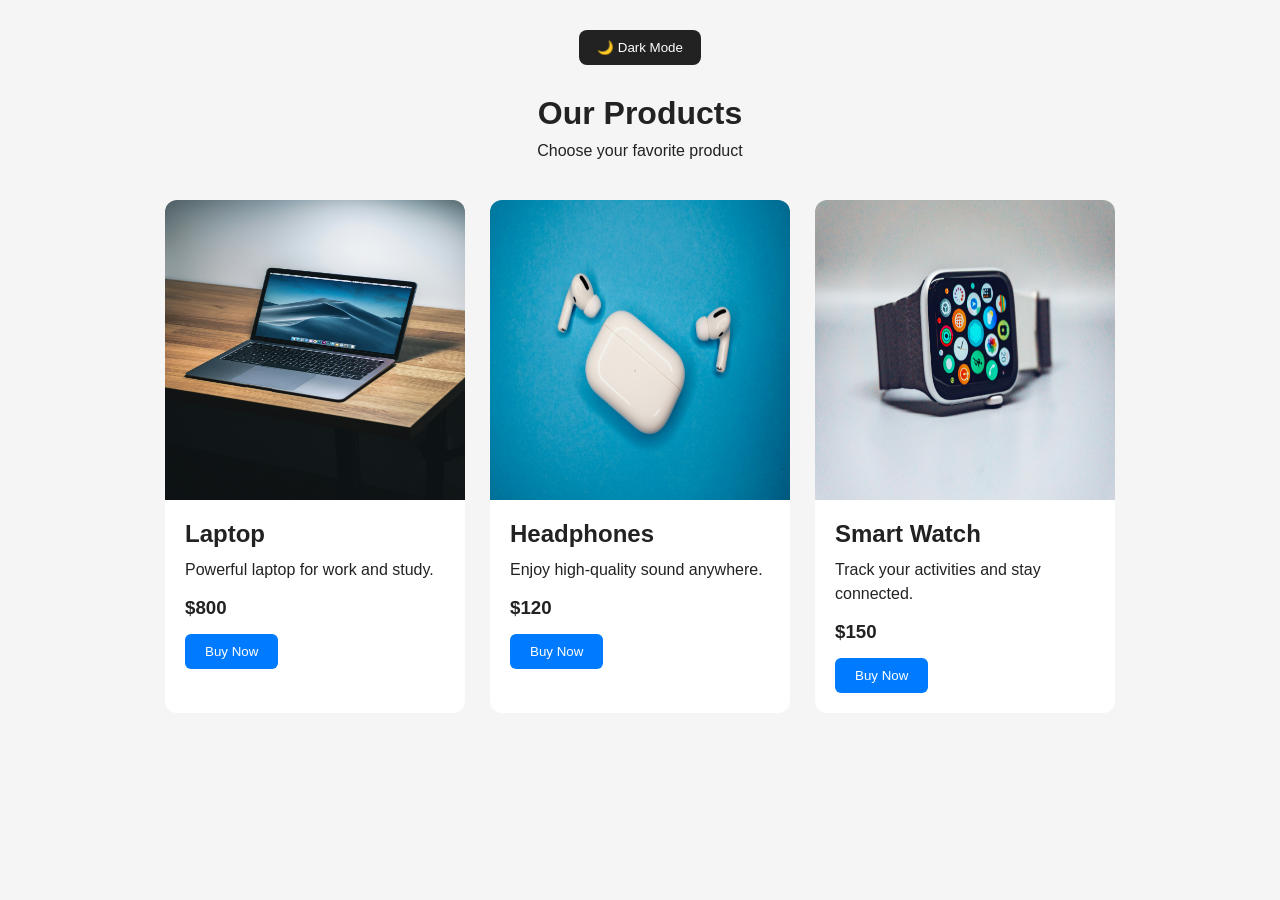
<file: index.html>
<!doctype html>
<html lang="en">
  <head>
    <meta charset="UTF-8" />
    <meta name="viewport" content="width=device-width, initial-scale=1.0" />

    <title>Product Gallery</title>

    <link rel="stylesheet" href="style.css" />
  </head>

  <body>
    <!-- Theme Toggle Button -->
    <button id="themeToggle">🌙 Dark Mode</button>

    <header>
      <h1>Our Products</h1>
      <p>Choose your favorite product</p>
    </header>

    <!-- Product Gallery -->
    <main class="product-gallery">
      <!-- Product Card 1 -->
      <div class="product-card">
        <img src="pics/laptop.jpg" alt="a Laptop" width="400" height="300" />

        <div class="product-info">
          <h2>Laptop</h2>
          <p>Powerful laptop for work and study.</p>
          <h3>$800</h3>
          <button>Buy Now</button>
        </div>
      </div>

      <!-- Product Card 2 -->
      <div class="product-card">
        <img src="pics/headphone.jpg" alt="an headphones" width="400" height="300"/>

        <div class="product-info">
          <h2>Headphones</h2>
          <p>Enjoy high-quality sound anywhere.</p>
          <h3>$120</h3>
          <button>Buy Now</button>
        </div>
      </div>

      <!-- Product Card 3 -->
      <div class="product-card">
        <img src="pics/smartwatch.jpg" alt="a smart Watch" width="400" height="300" />

        <div class="product-info">
          <h2>Smart Watch</h2>
          <p>Track your activities and stay connected.</p>
          <h3>$150</h3>
          <button>Buy Now</button>
        </div>
      </div>
    </main>

    <script src="script.js"></script>
  </body>
</html>
</file>
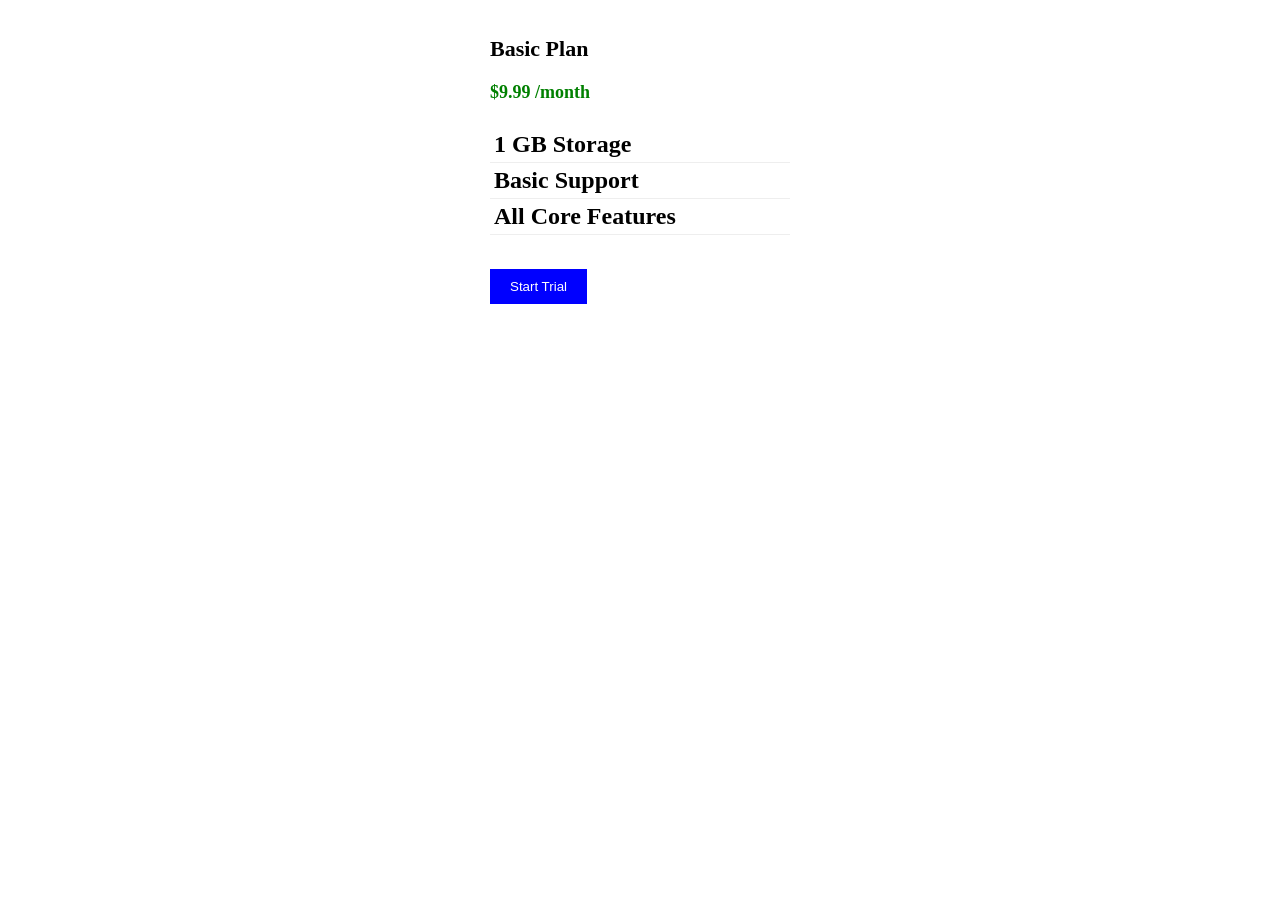
<file: before.html>
<!DOCTYPE html>
<html>
<head>
<style>
.pricing {
width: 300px;
margin: auto;
background-color: #fff;
box-shdow: 0 0 10px #ccc;
padding: 10px;
text-align: left;
}

.title {
font-size: 22px;
font-weight: bold;
}

.price {
font-size: 18px;
color: green;
}

.features {
list-style: none;
padding-left: 0;
}

.features li {
padding: 4px;
border-bottom: 1px solid #eee;
}

.btn {
background: blue;
color: white;
padding: 10px 20px;
border: none;
margin-top: 10px;
}

.btn:hover {
background: darkblue;
}
</style>
</head>
<body>

<div class="pricing">
<h2 class="title">Basic Plan<h2>
<p class="price">$9.99 /month</p>

<ul class="features">
<li>1 GB Storage</li>
<li>Basic Support</li>
<li>All Core Features</li>
</ul>

<button class="btn">Start Trial</button>
</div>

</body>
</html>
</file>
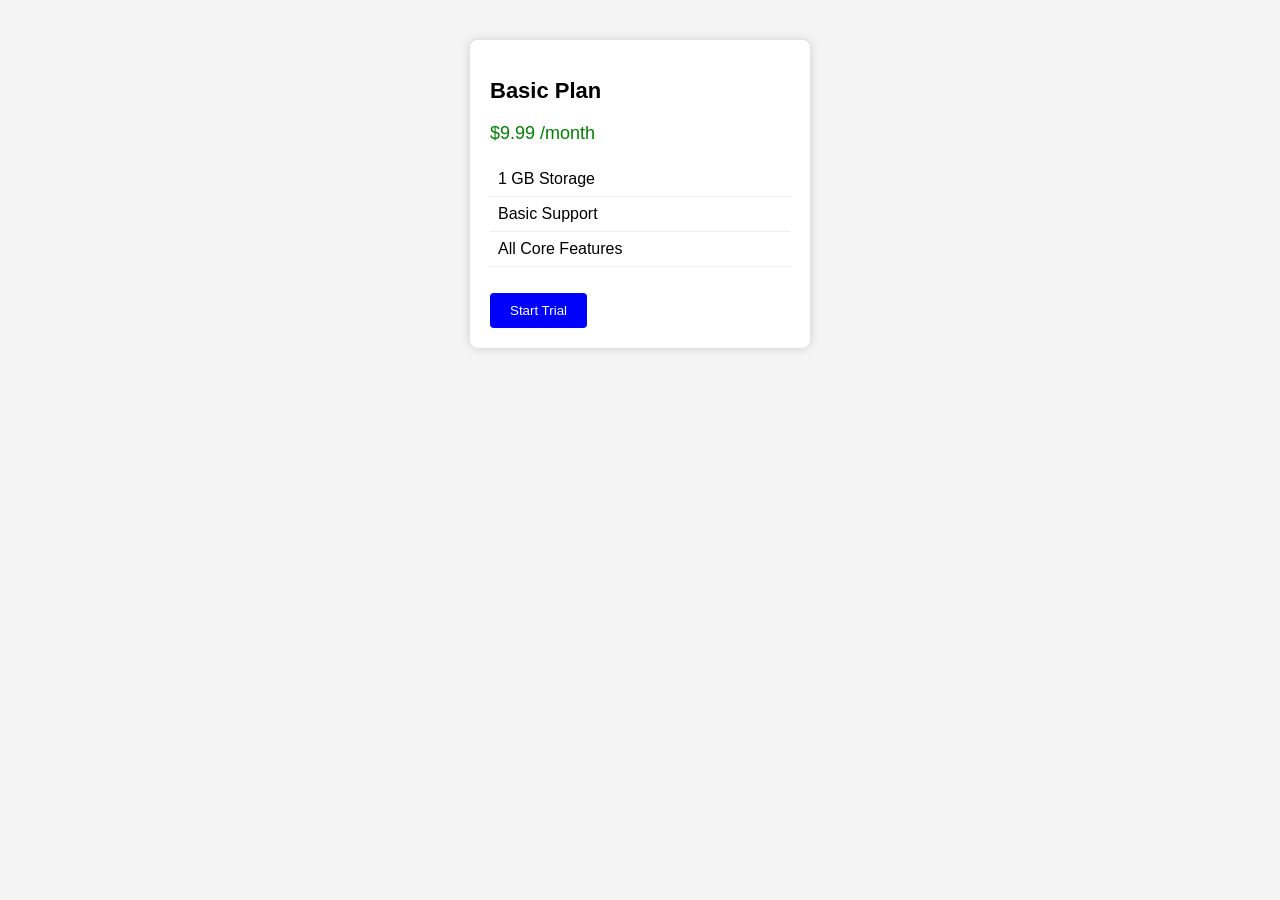
<file: pricing-card.html>
<!DOCTYPE html>
<html lang="en">
<head>
  <meta charset="UTF-8">
  <meta name="viewport" content="width=device-width, initial-scale=1.0">

  <title>Pricing Card</title>

  <style>
    body {
      font-family: Arial, sans-serif;
      background-color: #f4f4f4;
      margin: 0;
      padding: 40px;
    }

    .pricing {
      width: 300px;
      margin: 0 auto;
      background-color: #fff;
      box-shadow: 0 0 10px #ccc;
      padding: 20px;
      text-align: left;
      border-radius: 8px;
    }

    .title {
      font-size: 22px;
      font-weight: bold;
    }

    .price {
      font-size: 18px;
      color: green;
    }

    .features {
      list-style: none;
      padding-left: 0;
    }

    .features li {
      padding: 8px;
      border-bottom: 1px solid #eee;
    }

    .btn {
      background: blue;
      color: white;
      padding: 10px 20px;
      border: none;
      margin-top: 10px;
      cursor: pointer;
      border-radius: 4px;
    }

    .btn:hover {
      background: darkblue;
    }
  </style>
</head>

<body>

  <div id="app"></div>

  <script>
    function Card(title, price, features) {
      return `
        <div class="pricing">

          <h2 class="title">${title}</h2>

          <p class="price">${price}</p>

          <ul class="features">
            ${features.map(function(feature) {
              return `<li>${feature}</li>`;
            }).join("")}
          </ul>

          <button class="btn">Start Trial</button>

        </div>
      `;
    }

    const features = [
      "1 GB Storage",
      "Basic Support",
      "All Core Features"
    ];

    document.getElementById("app").innerHTML =
      Card(
        "Basic Plan",
        "$9.99 /month",
        features
      );
  </script>

</body>
</html>
</file>
<file: style.css>
/* Reset */
* {
    margin: 0;
    padding: 0;
    box-sizing: border-box;
}

/* Main page */
body {
    font-family: Arial, sans-serif;
    background-color: #f5f5f5;
    color: #222;
    min-height: 100vh;
    padding: 30px;
    transition: background-color 0.3s, color 0.3s;
}

/* Theme button */
#themeToggle {
    display: block;
    margin: 0 auto 30px;
    padding: 10px 18px;
    border: none;
    border-radius: 8px;
    cursor: pointer;
    background-color: #222;
    color: white;
}

/* Header */
header {
    text-align: center;
    margin-bottom: 40px;
}

header h1 {
    margin-bottom: 10px;
}

/* Product gallery */
.product-gallery {
    display: flex;
    justify-content: center;
    gap: 25px;
    flex-wrap: wrap;
}

/* Product card */
.product-card {
    width: 300px;
    background-color: white;
    border-radius: 12px;
    overflow: hidden;

    /* Fade-in animation */
    opacity: 0;
    transform: translateY(30px);

    animation: fadeIn 1s forwards;

    transition: transform 0.3s, box-shadow 0.3s;
}

/* Make each card appear at a different time */
.product-card:nth-child(1) {
    animation-delay: 0.2s;
}

.product-card:nth-child(2) {
    animation-delay: 0.4s;
}

.product-card:nth-child(3) {
    animation-delay: 0.6s;
}

/* Hover effect */
.product-card:hover {
    transform: translateY(-10px);
    box-shadow: 0 10px 25px rgba(0, 0, 0, 0.2);
}

/* Product image */
.product-card img {
    width: 100%;
    display: block;
    transition: transform 0.3s;
}

/* Image hover effect */
.product-card:hover img {
    transform: scale(1.05);
}

/* Product information */
.product-info {
    padding: 20px;
}

.product-info h2 {
    margin-bottom: 10px;
}

.product-info p {
    margin-bottom: 15px;
    line-height: 1.5;
}

.product-info h3 {
    margin-bottom: 15px;
}

/* Buy button */
.product-info button {
    padding: 10px 20px;
    border: none;
    border-radius: 6px;
    background-color: #007bff;
    color: white;
    cursor: pointer;
}

.product-info button:hover {
    background-color: #0056b3;
}

/* Fade-in animation */
@keyframes fadeIn {
    from {
        opacity: 0;
        transform: translateY(30px);
    }

    to {
        opacity: 1;
        transform: translateY(0);
    }
}

/* DARK MODE */

body.dark {
    background-color: #121212;
    color: white;
}

body.dark .product-card {
    background-color: #1f1f1f;
}

body.dark #themeToggle {
    background-color: white;
    color: #222;
}
</file>
